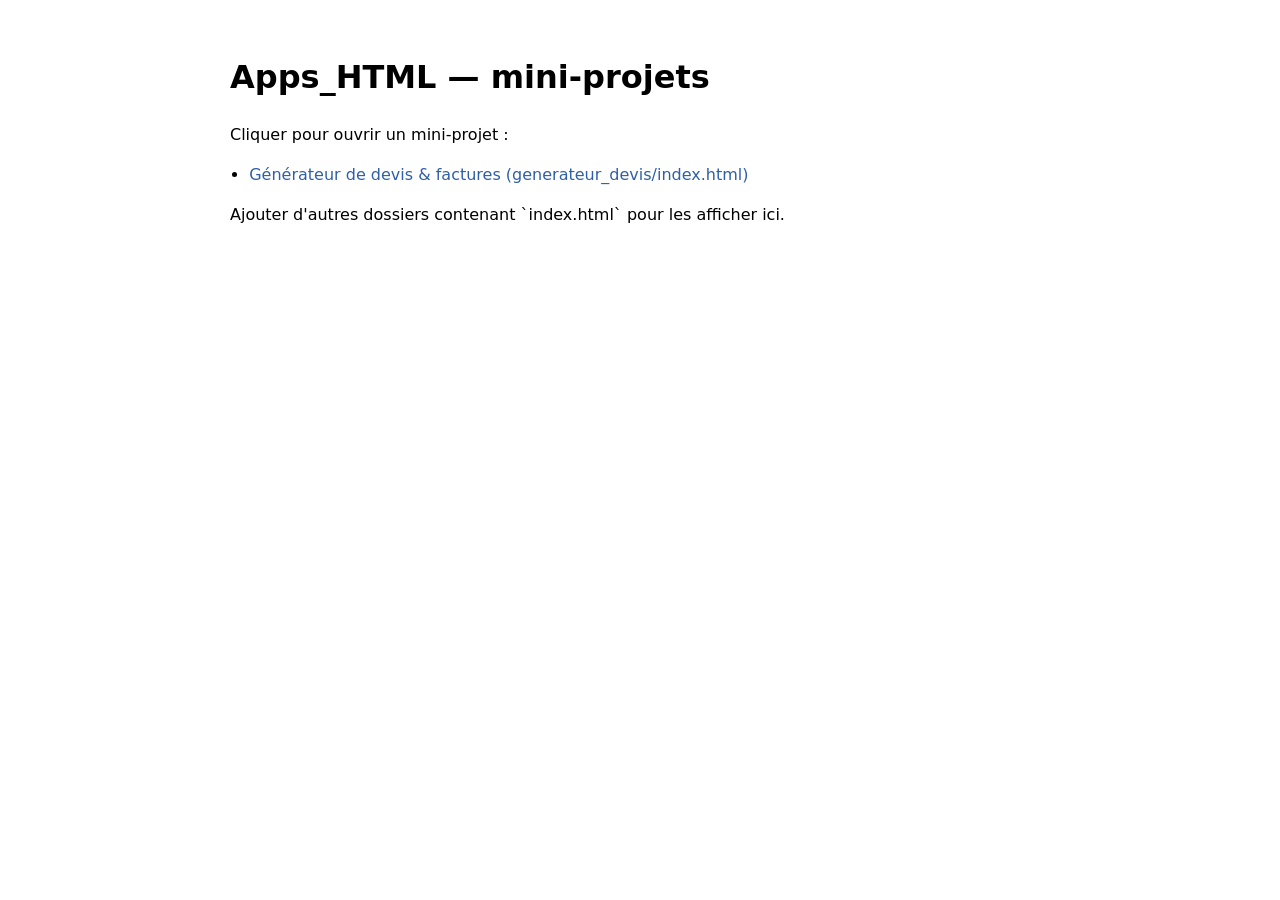
<file: index.html>
<!doctype html>
<html lang="fr">
<head>
  <meta charset="utf-8">
  <meta name="viewport" content="width=device-width,initial-scale=1">
  <title>Apps_HTML — mini‑projets</title>
  <style>
    body{ font-family:system-ui,Arial; padding:24px; line-height:1.5; }
    a{ color:#2F5FA8; text-decoration:none; }
    .box{ max-width:820px; margin:0 auto; }
    ul{ padding-left:1.2rem; }
  </style>
</head>
<body>
  <div class="box">
    <h1>Apps_HTML — mini‑projets</h1>
    <p>Cliquer pour ouvrir un mini‑projet :</p>
    <ul>
      <li><a href="generateur_devis/">Générateur de devis &amp; factures (generateur_devis/index.html)</a></li>
    </ul>
    <p>Ajouter d'autres dossiers contenant `index.html` pour les afficher ici.</p>
  </div>
</body>
</html>
</file>
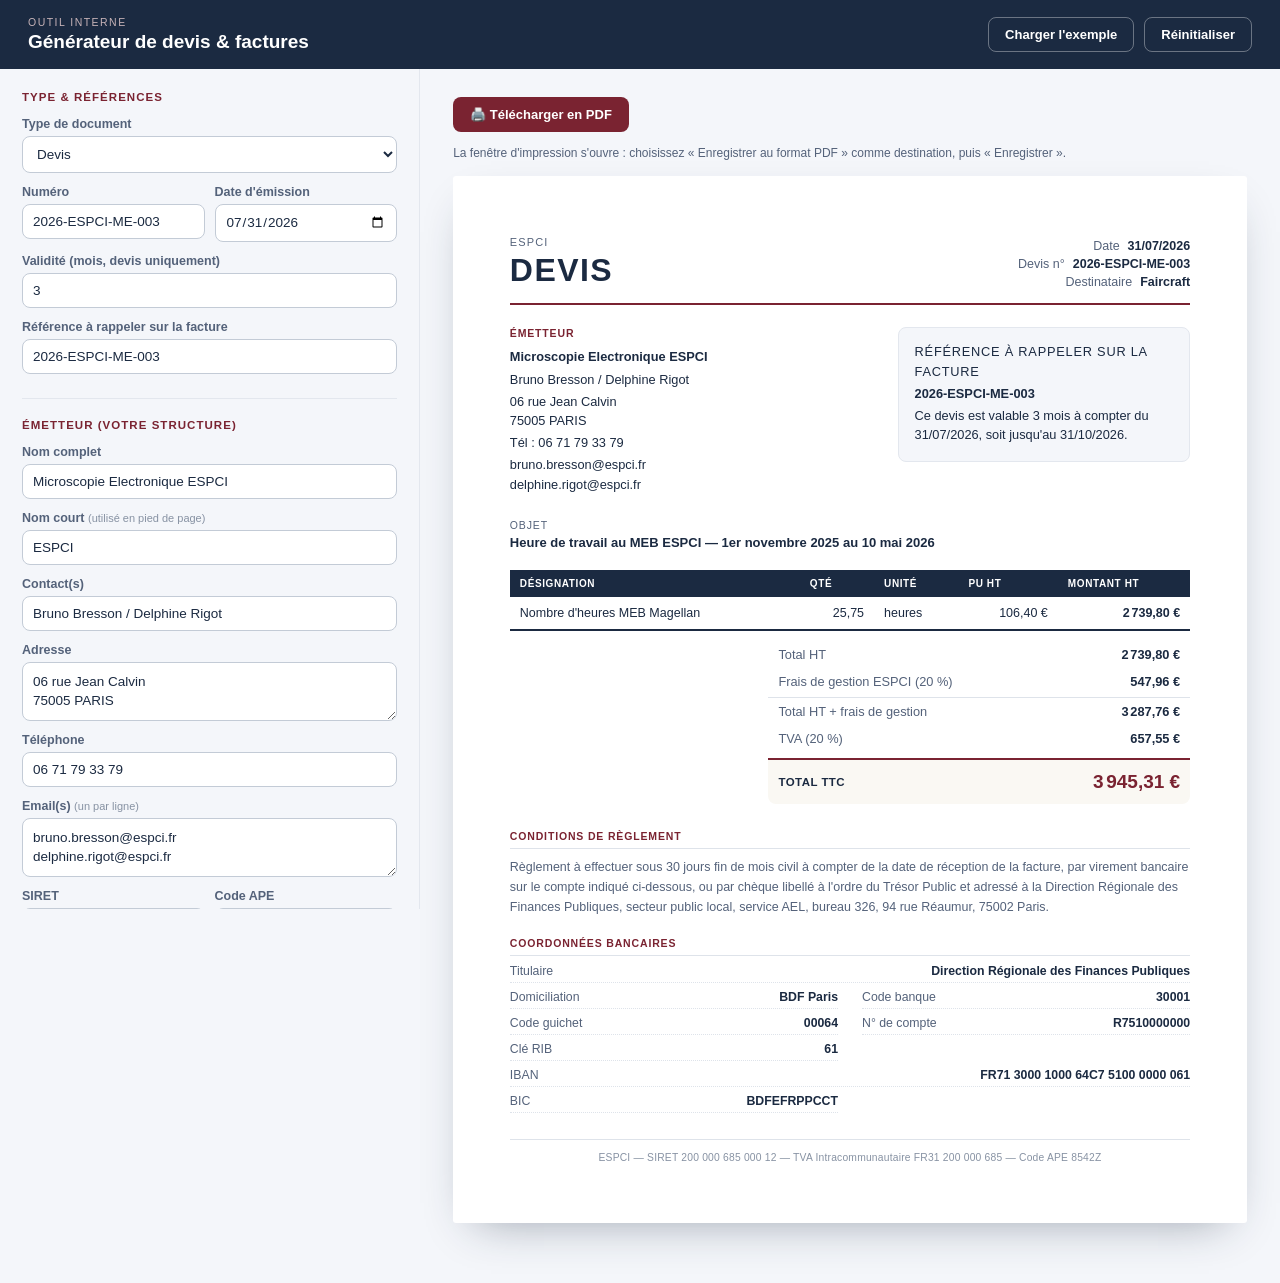
<file: generateur_devis/index.html>
<!DOCTYPE html>
<html lang="fr">
<head>
<meta charset="UTF-8">
<meta name="viewport" content="width=device-width, initial-scale=1">
<title>Générateur de devis &amp; factures — Générateur de devis</title>
<link rel="stylesheet" href="style.css">
</head>
<body>

  <div class="topbar no-print">
    <div>
      <div class="topbar-eyebrow">Outil interne</div>
      <h1>Générateur de devis &amp; factures</h1>
    </div>
    <div class="topbar-actions">
      <button type="button" class="btn btn-ghost" id="btnExample">Charger l'exemple</button>
      <button type="button" class="btn btn-ghost" id="btnReset">Réinitialiser</button>
    </div>
  </div>

  <div class="app-shell">

    <!-- ========================= FORM ========================= -->
    <section class="form-panel no-print" id="formPanel">

      <div class="group">
        <div class="group-title">Type &amp; références</div>
        <div class="field">
          <label for="f-docType">Type de document</label>
          <select id="f-docType" data-path="docType">
            <option value="DEVIS">Devis</option>
            <option value="FACTURE">Facture</option>
          </select>
        </div>
        <div class="field-row">
          <div class="field">
            <label for="f-numero">Numéro</label>
            <input type="text" id="f-numero" data-path="numero" placeholder="2026-ESPCI-ME-003">
          </div>
          <div class="field">
            <label for="f-date">Date d'émission</label>
            <input type="date" id="f-date" data-path="dateEmission">
          </div>
        </div>
        <div class="field">
          <label for="f-validite">Validité (mois, devis uniquement)</label>
          <input type="number" step="1" min="0" id="f-validite" data-path="validiteMois" data-type="number">
        </div>
        <div class="field">
          <label for="f-reference">Référence à rappeler sur la facture</label>
          <input type="text" id="f-reference" data-path="reference">
        </div>
      </div>

      <div class="group">
        <div class="group-title">Émetteur (votre structure)</div>
        <div class="field">
          <label for="f-em-nom">Nom complet</label>
          <input type="text" id="f-em-nom" data-path="emetteur.nom">
        </div>
        <div class="field">
          <label for="f-em-nomcourt">Nom court <span class="hint-text">(utilisé en pied de page)</span></label>
          <input type="text" id="f-em-nomcourt" data-path="emetteur.nomCourt">
        </div>
        <div class="field">
          <label for="f-em-contact">Contact(s)</label>
          <input type="text" id="f-em-contact" data-path="emetteur.contact">
        </div>
        <div class="field">
          <label for="f-em-adresse">Adresse</label>
          <textarea id="f-em-adresse" data-path="emetteur.adresse" rows="2"></textarea>
        </div>
        <div class="field">
          <label for="f-em-tel">Téléphone</label>
          <input type="text" id="f-em-tel" data-path="emetteur.tel">
        </div>
        <div class="field">
          <label for="f-em-email">Email(s) <span class="hint-text">(un par ligne)</span></label>
          <textarea id="f-em-email" data-path="emetteur.email" rows="2"></textarea>
        </div>
        <div class="field-row">
          <div class="field">
            <label for="f-em-siret">SIRET</label>
            <input type="text" id="f-em-siret" data-path="emetteur.siret">
          </div>
          <div class="field">
            <label for="f-em-ape">Code APE</label>
            <input type="text" id="f-em-ape" data-path="emetteur.apeCode">
          </div>
        </div>
        <div class="field">
          <label for="f-em-tva">N° TVA intracommunautaire</label>
          <input type="text" id="f-em-tva" data-path="emetteur.tvaIntra">
        </div>
      </div>

      <div class="group">
        <div class="group-title">Destinataire (client)</div>
        <div class="field">
          <label for="f-dest-nom">Nom de l'entreprise / du client</label>
          <input type="text" id="f-dest-nom" data-path="destinataire.nom">
        </div>
        <div class="field">
          <label for="f-dest-adresse">Adresse <span class="hint-text">(optionnel)</span></label>
          <textarea id="f-dest-adresse" data-path="destinataire.adresse" rows="2"></textarea>
        </div>
      </div>

      <div class="group">
        <div class="group-title">Objet</div>
        <div class="field">
          <textarea id="f-objet" data-path="objet" rows="2"></textarea>
        </div>
      </div>

      <div class="group">
        <div class="group-title">Lignes de prestation</div>
        <div class="lines-editor" id="linesEditor"></div>
        <button type="button" class="btn btn-outline btn-add-line" id="btnAddLine">+ Ajouter une ligne</button>
      </div>

      <div class="group">
        <div class="group-title">Frais &amp; TVA</div>
        <div class="field">
          <label for="f-frais-label">Libellé du frais de gestion</label>
          <input type="text" id="f-frais-label" data-path="fraisGestionLabel">
        </div>
        <div class="field-row">
          <div class="field">
            <label for="f-frais-pct">Frais de gestion (%)</label>
            <input type="number" step="0.01" min="0" id="f-frais-pct" data-path="fraisGestionPct" data-type="number">
          </div>
          <div class="field">
            <label for="f-tva-pct">Taux de TVA (%)</label>
            <input type="number" step="0.01" min="0" id="f-tva-pct" data-path="tvaPct" data-type="number">
          </div>
        </div>
        <div class="recap" id="recapBox">
          <div class="recap-row"><span>Total HT</span><strong id="recapHT">0,00 €</strong></div>
          <div class="recap-row"><span>Frais de gestion</span><strong id="recapFrais">0,00 €</strong></div>
          <div class="recap-row"><span>Total HT + frais</span><strong id="recapHTFrais">0,00 €</strong></div>
          <div class="recap-row"><span>TVA</span><strong id="recapTVA">0,00 €</strong></div>
          <div class="recap-row grand"><span>Total TTC</span><strong id="recapTTC">0,00 €</strong></div>
        </div>
      </div>

      <div class="group">
        <div class="group-title">Conditions de règlement</div>
        <div class="field">
          <textarea id="f-conditions" data-path="conditionsReglement" rows="4"></textarea>
        </div>
      </div>

      <div class="group">
        <div class="group-title">Coordonnées bancaires</div>
        <div class="field checkbox-field">
          <input type="checkbox" id="f-afficher-banque" data-path="afficherCoordBancaires">
          <label for="f-afficher-banque">Afficher les coordonnées bancaires sur le document</label>
        </div>
        <div class="field">
          <label for="f-cb-titulaire">Titulaire du compte</label>
          <input type="text" id="f-cb-titulaire" data-path="coordBancaires.titulaire">
        </div>
        <div class="field-row">
          <div class="field">
            <label for="f-cb-domiciliation">Domiciliation</label>
            <input type="text" id="f-cb-domiciliation" data-path="coordBancaires.domiciliation">
          </div>
          <div class="field">
            <label for="f-cb-banque">Code banque</label>
            <input type="text" id="f-cb-banque" data-path="coordBancaires.codeBanque">
          </div>
        </div>
        <div class="field-row">
          <div class="field">
            <label for="f-cb-guichet">Code guichet</label>
            <input type="text" id="f-cb-guichet" data-path="coordBancaires.codeGuichet">
          </div>
          <div class="field">
            <label for="f-cb-cle">Clé RIB</label>
            <input type="text" id="f-cb-cle" data-path="coordBancaires.cleRib">
          </div>
        </div>
        <div class="field">
          <label for="f-cb-compte">N° de compte</label>
          <input type="text" id="f-cb-compte" data-path="coordBancaires.numeroCompte">
        </div>
        <div class="field">
          <label for="f-cb-iban">IBAN</label>
          <input type="text" id="f-cb-iban" data-path="coordBancaires.iban">
        </div>
        <div class="field">
          <label for="f-cb-bic">BIC</label>
          <input type="text" id="f-cb-bic" data-path="coordBancaires.bic">
        </div>
      </div>

      <div class="group">
        <div class="group-title">Mentions complémentaires</div>
        <div class="field">
          <textarea id="f-notes" data-path="notes" rows="3" placeholder="Ex. : pénalités de retard, indemnité forfaitaire de recouvrement (facture uniquement)…"></textarea>
        </div>
      </div>

    </section>

    <!-- ========================= PREVIEW ========================= -->
    <section class="preview-panel">
      <div class="preview-toolbar no-print">
        <button type="button" class="btn btn-primary" id="btnPdf">🖨️ Télécharger en PDF</button>
        <p class="hint">La fenêtre d'impression s'ouvre : choisissez « Enregistrer au format PDF » comme destination, puis « Enregistrer ».</p>
      </div>
      <div class="paper" id="paper"></div>
    </section>

  </div>

<script src="app.js"></script>
</body>
</html>
</file>
<file: generateur_devis/style.css>
:root{
  --ink:#1B2A41;
  --ink-soft:#54627A;
  --ink-faint:#8792A3;
  --line:#DEE3EA;
  --line-strong:#C3CBD6;
  --panel:#F4F6FA;
  --panel-border:#E3E7EE;
  --paper:#FFFFFF;
  --paper-tint:#FAF8F3;
  --accent:#7A2331;
  --accent-dark:#5E1B26;
  --accent-tint:#F8EFEC;
  --focus:#2F5FA8;
  --danger:#B3261E;
  --radius:10px;
  --shadow:0 18px 45px -22px rgba(27,42,65,.45);
}

*{ box-sizing:border-box; }
html,body{ margin:0; padding:0; }
body{
  font-family:-apple-system,BlinkMacSystemFont,"Segoe UI",Roboto,Helvetica,Arial,sans-serif;
  color:var(--ink);
  background:var(--panel);
  -webkit-font-smoothing:antialiased;
}
h1,h2,h3,p{ margin:0; }
button{ font-family:inherit; }
input,select,textarea{ font-family:inherit; }

a{ color:var(--focus); }

/* ---------- Top bar ---------- */
.topbar{
  display:flex; justify-content:space-between; align-items:center; gap:16px;
  padding:16px 28px; background:var(--ink); color:#fff; flex-wrap:wrap;
}
.topbar-eyebrow{ text-transform:uppercase; letter-spacing:.14em; font-size:10.5px; color:#C7B3B8; margin-bottom:3px; }
.topbar h1{ font-size:19px; font-weight:700; }
.topbar-actions{ display:flex; gap:10px; flex-wrap:wrap; }

.btn{
  font-size:13px; font-weight:600; padding:9px 16px; border-radius:8px;
  border:1px solid transparent; cursor:pointer; transition:background-color .15s ease, border-color .15s ease, transform .1s ease;
  white-space:nowrap;
}
.btn:active{ transform:translateY(1px); }
.btn-ghost{ background:transparent; border:1px solid rgba(255,255,255,.35); color:#fff; }
.btn-ghost:hover{ background:rgba(255,255,255,.12); }
.btn-primary{ background:var(--accent); color:#fff; box-shadow:var(--shadow); }
.btn-primary:hover{ background:var(--accent-dark); }
.btn-outline{ background:#fff; border:1px solid var(--line-strong); color:var(--ink); }
.btn-outline:hover{ border-color:var(--accent); color:var(--accent); }

/* ---------- App shell ---------- */
.app-shell{ display:grid; grid-template-columns:420px 1fr; align-items:start; }

.form-panel{
  background:var(--panel); border-right:1px solid var(--panel-border);
  padding:22px 22px 60px; max-height:calc(100vh - 60px); overflow-y:auto; position:sticky; top:0;
}
.group{ margin:0 0 24px; }
.group + .group{ padding-top:20px; border-top:1px solid var(--panel-border); }
.group-title{
  font-size:11.5px; text-transform:uppercase; letter-spacing:.09em;
  color:var(--accent); font-weight:700; margin-bottom:14px;
}
.field{ margin-bottom:12px; display:flex; flex-direction:column; gap:5px; }
.field label{ font-size:12.5px; color:var(--ink-soft); font-weight:600; }
.field .hint-text{ font-size:11px; color:var(--ink-faint); font-weight:400; }
.field input, .field select, .field textarea{
  font-size:13.5px; padding:9px 10px; border:1px solid var(--line-strong);
  border-radius:8px; background:#fff; color:var(--ink); width:100%;
}
.field textarea{ resize:vertical; min-height:56px; line-height:1.45; }
.field input:focus, .field select:focus, .field textarea:focus{
  outline:2px solid var(--focus); outline-offset:1px; border-color:var(--focus);
}
.field-row{ display:grid; grid-template-columns:1fr 1fr; gap:10px; }
.checkbox-field{ flex-direction:row; align-items:center; gap:8px; }
.checkbox-field input{ width:auto; }

/* ---------- Line item cards ---------- */
.lines-editor{ display:flex; flex-direction:column; gap:10px; margin-bottom:10px; }
.line-card{ border:1px solid var(--panel-border); border-radius:8px; padding:12px; background:#fff; }
.line-card-top{ display:flex; gap:8px; margin-bottom:9px; align-items:flex-start; }
.line-card-top input{ flex:1; font-weight:600; }
.btn-remove-line{
  flex:0 0 auto; border:1px solid var(--line-strong); background:#fff; color:var(--danger);
  cursor:pointer; font-size:13px; line-height:1; padding:8px 10px; border-radius:7px;
}
.btn-remove-line:hover{ background:var(--accent-tint); border-color:var(--danger); }
.line-card-grid{ display:grid; grid-template-columns:1fr 1fr 1fr; gap:8px; margin-bottom:9px; }
.mini-field{ display:flex; flex-direction:column; gap:4px; }
.mini-field span{ font-size:10.5px; color:var(--ink-faint); text-transform:uppercase; letter-spacing:.04em; }
.mini-field input{ padding:7px 8px; font-size:12.5px; border:1px solid var(--line-strong); border-radius:6px; width:100%; text-align:right; }
.mini-field input#uniteInputFake{ text-align:left; }
.line-card-foot{
  display:flex; justify-content:space-between; align-items:baseline; font-size:12.5px;
  color:var(--ink-soft); border-top:1px dashed var(--line); padding-top:8px;
}
.line-card-foot strong{ color:var(--accent); font-variant-numeric:tabular-nums; font-size:13.5px; }
.empty-hint{ font-size:12.5px; color:var(--ink-faint); font-style:italic; padding:8px 2px; }
.btn-add-line{ width:100%; }

/* ---------- Recap box ---------- */
.recap{ background:#fff; border:1px solid var(--panel-border); border-radius:8px; padding:10px 14px; font-size:12.5px; margin-top:6px; }
.recap-row{ display:flex; justify-content:space-between; padding:4px 0; color:var(--ink-soft); }
.recap-row strong{ color:var(--ink); font-variant-numeric:tabular-nums; font-weight:600; }
.recap-row.grand{ border-top:1px solid var(--line); margin-top:4px; padding-top:8px; font-size:14px; }
.recap-row.grand strong{ color:var(--accent); font-weight:800; }

/* ---------- Preview panel ---------- */
.preview-panel{ padding:28px 24px 60px; display:flex; flex-direction:column; align-items:center; gap:16px; }
.preview-toolbar{ display:flex; align-items:center; gap:14px; width:100%; max-width:210mm; flex-wrap:wrap; }
.preview-toolbar .hint{ font-size:12px; color:var(--ink-soft); margin:0; }

.paper{
  width:210mm; max-width:100%; box-sizing:border-box; background:var(--paper);
  box-shadow:var(--shadow); padding:16mm 15mm; border-radius:3px;
}
@media (max-width:760px){ .paper{ padding:8mm 6mm; } }

/* ---------- Document content ---------- */
.doc-head{
  display:flex; justify-content:space-between; align-items:flex-end;
  border-bottom:2px solid var(--accent); padding-bottom:14px; margin-bottom:22px; gap:16px;
}
.doc-eyebrow{ text-transform:uppercase; letter-spacing:.1em; font-size:11px; color:var(--ink-soft); margin-bottom:4px; }
.doc-title{ font-size:32px; font-weight:800; letter-spacing:.045em; color:var(--ink); }
.doc-meta{ text-align:right; font-size:12.5px; color:var(--ink-soft); display:grid; gap:4px; }
.doc-meta div{ display:flex; gap:8px; justify-content:flex-end; }
.doc-meta strong{ color:var(--ink); }

.doc-parties{ display:grid; grid-template-columns:1.25fr 1fr; gap:22px; margin-bottom:22px; }
.party h3{ font-size:10.5px; text-transform:uppercase; letter-spacing:.08em; color:var(--accent); margin-bottom:8px; }
.party p{ margin:0 0 3px; font-size:12.8px; color:var(--ink); line-height:1.5; white-space:pre-line; }
.party-name{ font-weight:700; }
.ref-box{ background:var(--panel); border:1px solid var(--panel-border); border-radius:8px; padding:14px 16px; }
.ref-label{ font-size:10.5px; text-transform:uppercase; letter-spacing:.06em; color:var(--ink-soft); margin-bottom:4px; }
.ref-value{ font-size:15px; font-weight:700; color:var(--accent); margin-bottom:6px; }
.ref-note{ font-size:11.5px; color:var(--ink-soft); line-height:1.5; }
.dest-address{ margin-top:10px; font-size:12.5px; color:var(--ink-soft); white-space:pre-line; }

.doc-object{ margin-bottom:20px; font-size:13px; }
.doc-object span{ text-transform:uppercase; font-size:10.5px; letter-spacing:.08em; color:var(--ink-soft); display:block; margin-bottom:4px; }
.doc-object p{ color:var(--ink); font-weight:600; white-space:pre-line; }

table.lines-table{ width:100%; border-collapse:collapse; margin-bottom:4px; font-size:12.5px; }
.lines-table thead th{
  text-align:left; font-size:10px; text-transform:uppercase; letter-spacing:.06em;
  color:#fff; background:var(--ink); padding:8px 10px;
}
.lines-table tbody td{ padding:9px 10px; border-bottom:1px solid var(--line); color:var(--ink); }
.lines-table tbody td.num{ text-align:right; font-variant-numeric:tabular-nums; }
.lines-table tbody td.strong{ font-weight:700; }
.lines-table tbody tr:last-child td{ border-bottom:2px solid var(--ink); }
.empty-row{ text-align:center; color:var(--ink-faint); font-style:italic; padding:16px 10px !important; border-bottom:2px solid var(--ink) !important; }

.totals{ margin-left:auto; width:62%; min-width:250px; margin-bottom:26px; margin-top:10px; }
.totals-row{ display:flex; justify-content:space-between; padding:6px 10px; font-size:12.8px; color:var(--ink-soft); }
.totals-row strong{ color:var(--ink); font-variant-numeric:tabular-nums; font-weight:600; }
.totals-row.subtotal{ border-top:1px solid var(--line); margin-top:2px; }
.totals-row.grand-total{
  background:var(--paper-tint); border-top:2px solid var(--accent); margin-top:6px;
  padding:11px 10px; border-radius:0 0 8px 8px; align-items:center;
}
.totals-row.grand-total span{ font-weight:700; color:var(--ink); text-transform:uppercase; font-size:11.5px; letter-spacing:.04em; }
.totals-row.grand-total strong{ color:var(--accent); font-size:19px; font-weight:800; }

.doc-terms, .doc-bank{ margin-bottom:20px; font-size:12.5px; }
.doc-terms h3, .doc-bank h3{
  font-size:10.5px; text-transform:uppercase; letter-spacing:.08em; color:var(--accent);
  margin-bottom:8px; border-bottom:1px solid var(--line); padding-bottom:6px;
}
.doc-terms p{ color:var(--ink-soft); line-height:1.6; white-space:pre-line; }
.bank-grid{ display:grid; grid-template-columns:1fr 1fr; gap:7px 24px; }
.bank-grid > div{ display:flex; justify-content:space-between; gap:10px; font-size:12.3px; border-bottom:1px dotted var(--line); padding-bottom:4px; }
.bank-grid .bank-wide{ grid-column:1 / -1; }
.bank-grid span{ color:var(--ink-soft); }
.bank-grid strong{ color:var(--ink); font-variant-numeric:tabular-nums; }

.doc-footer{
  margin-top:26px; padding-top:12px; border-top:1px solid var(--line);
  text-align:center; font-size:10.3px; color:var(--ink-faint); letter-spacing:.02em;
}

/* ---------- Responsive ---------- */
@media (max-width:980px){
  .app-shell{ grid-template-columns:1fr; }
  .form-panel{ position:static; max-height:none; border-right:none; border-bottom:1px solid var(--panel-border); }
  .doc-parties{ grid-template-columns:1fr; }
  .doc-head{ flex-direction:column; align-items:flex-start; gap:10px; }
  .doc-meta{ text-align:left; }
  .doc-meta div{ justify-content:flex-start; }
  .bank-grid{ grid-template-columns:1fr; }
  .totals{ width:100%; }
  .topbar{ flex-direction:column; align-items:flex-start; }
}
@media (max-width:520px){
  .line-card-grid{ grid-template-columns:1fr; }
}

/* ---------- Print ---------- */
@media print{
  *{ -webkit-print-color-adjust:exact; print-color-adjust:exact; }
  @page{ size:A4; margin:14mm 12mm; }
  html,body{ background:#fff; }
  .no-print{ display:none !important; }
  .app-shell{ display:block; }
  .preview-panel{ padding:0; }
  .paper{ box-shadow:none; border:none; width:auto; padding:0; margin:0; border-radius:0; }
  table.lines-table{ page-break-inside:auto; }
  .lines-table tr{ page-break-inside:avoid; }
  .lines-table thead{ display:table-header-group; }
  .totals, .doc-bank, .doc-terms, .doc-head, .doc-parties{ page-break-inside:avoid; }
}
</file>
